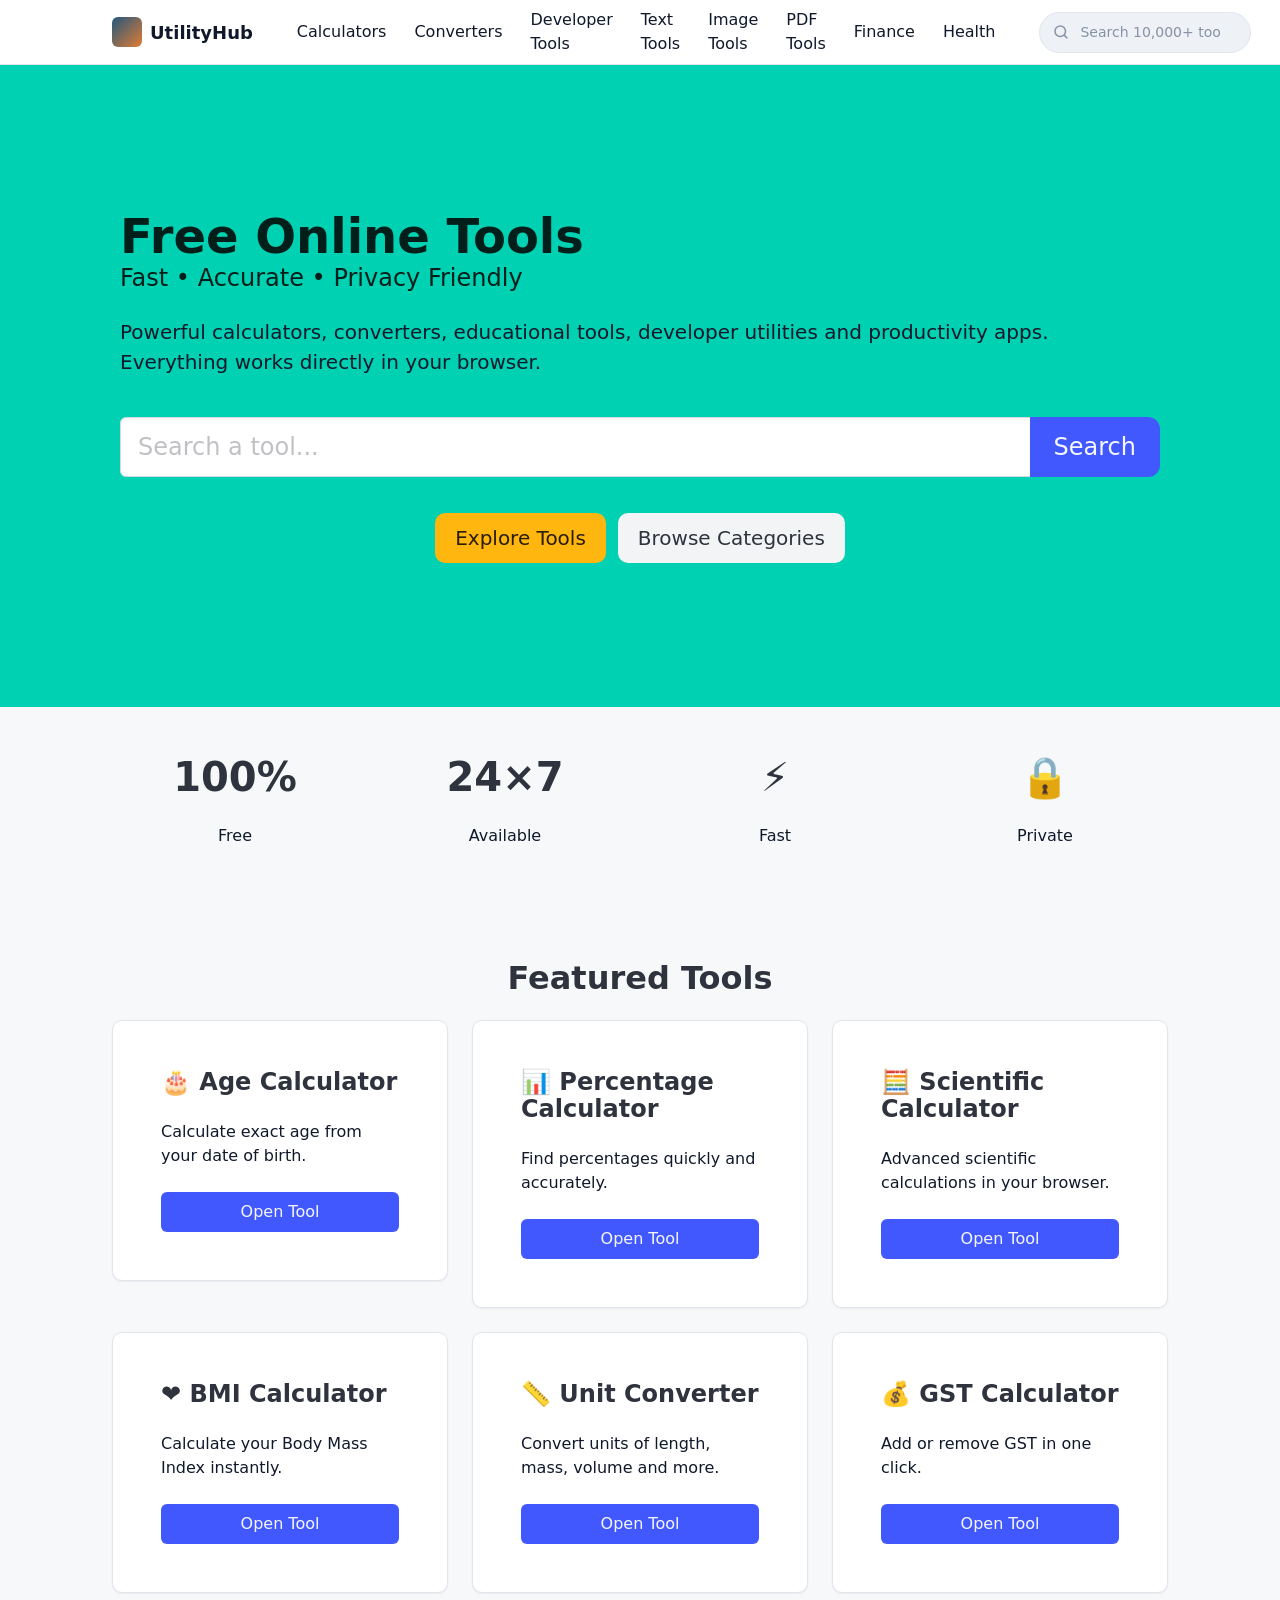
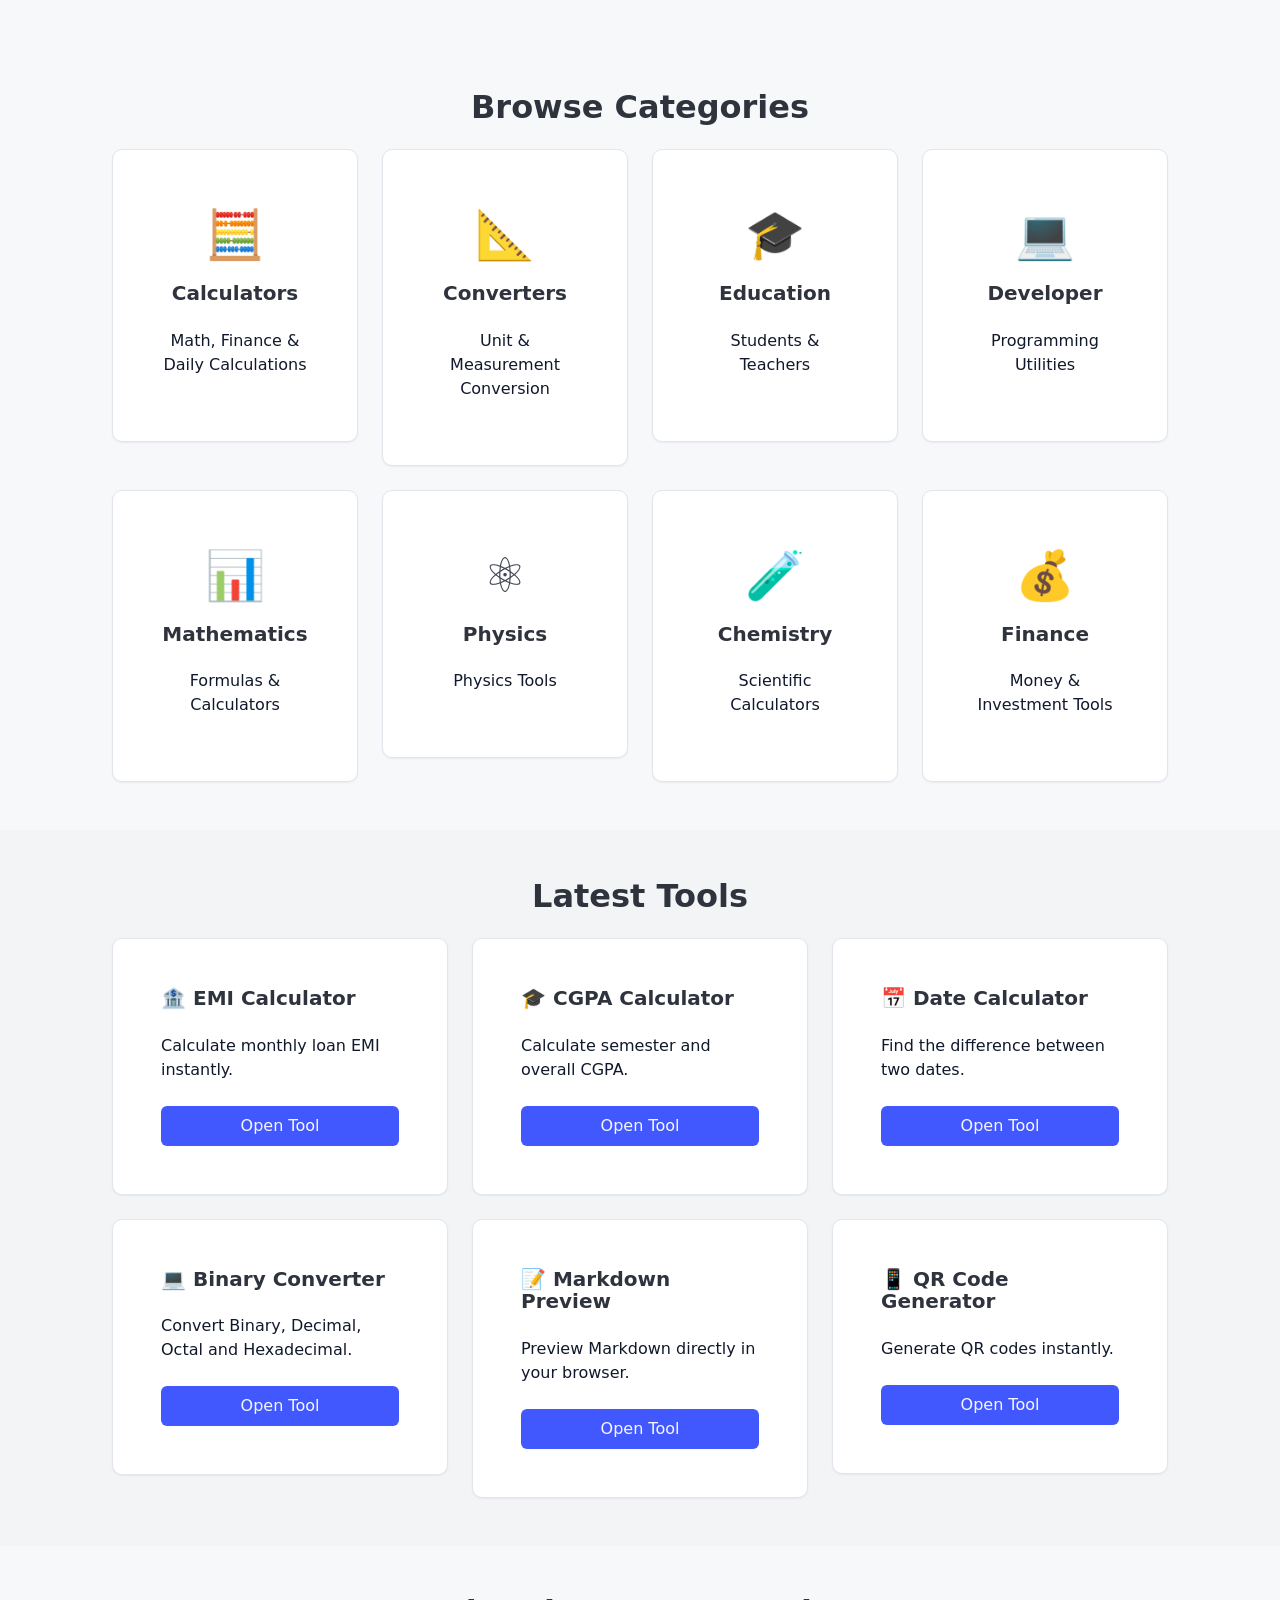
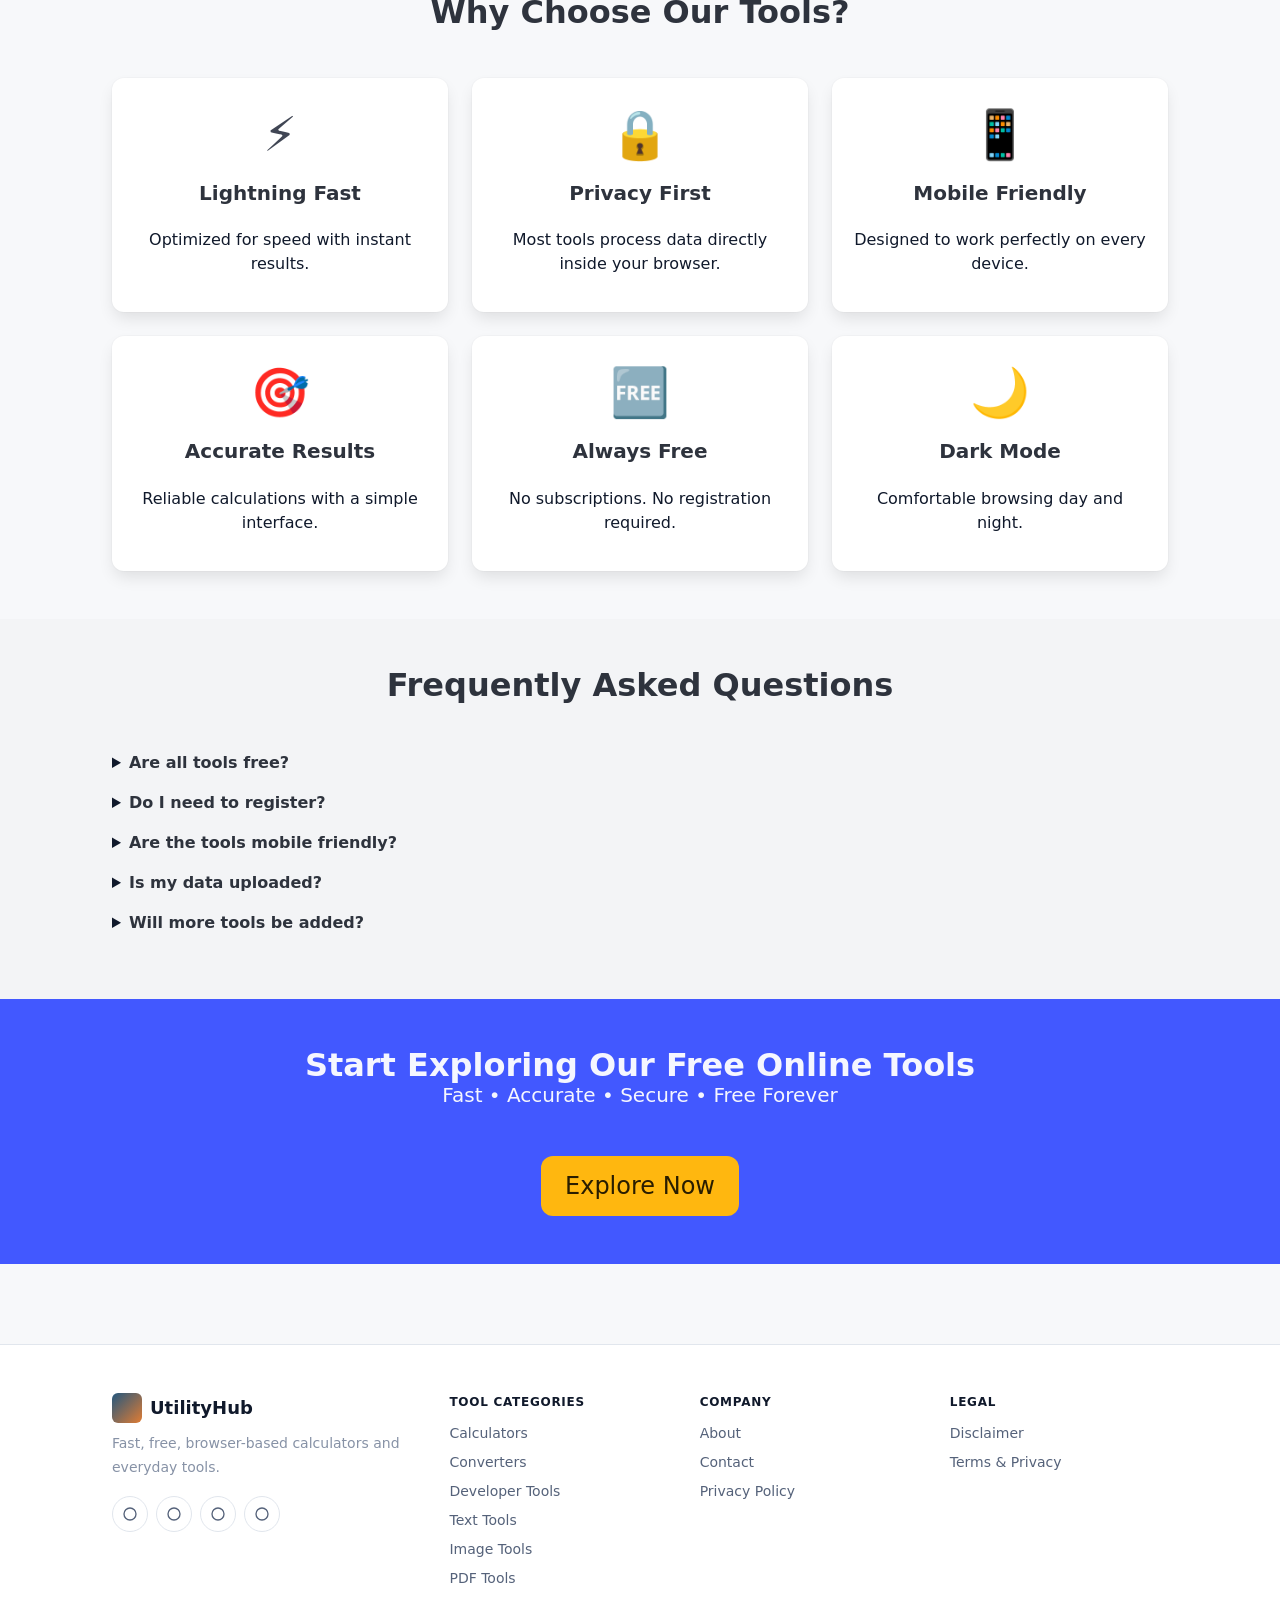
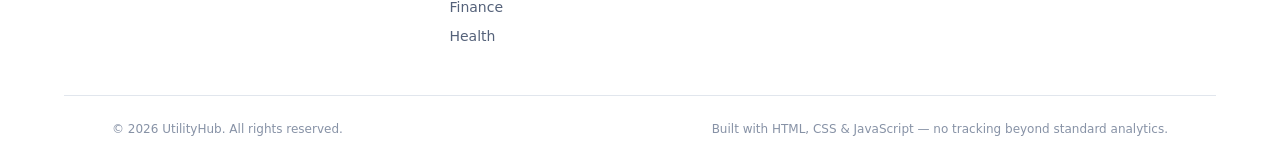
<file: index.html>
<!DOCTYPE html>
<html lang="en">

<head>

    <meta charset="UTF-8">

    <meta name="viewport"
          content="width=device-width, initial-scale=1.0">

    <title>Free Online Tools | Fast, Accurate & Free</title>

    <meta name="description"
          content="Free online calculators, converters, educational tools, developer utilities and productivity tools.">

    <meta name="keywords"
          content="online tools, calculator, converter, education, developer, utilities">

    <meta name="author" content="Umar" >

    <meta name="robots"
          content="index,follow">

    <meta name="theme-color"
          content="#3273dc">

    <link rel="icon"
          href="favicon.ico">

    <!-- Bulma -->
    <link rel="stylesheet"
          href="assets/css/bulma.min.css">

    <!-- Project CSS -->
    <link rel="stylesheet"
          href="assets/css/variables.css">

    <link rel="stylesheet"
          href="assets/css/style.css">

    <link rel="stylesheet"
          href="assets/css/responsive.css">

    <!-- Prevent Theme Flash -->
    <script>

        (() => {

            const savedTheme = localStorage.getItem("theme");

            if (savedTheme) {

                document.documentElement.setAttribute(
                    "data-theme",
                    savedTheme
                );

            }

        })();

    </script>

</head>

<body>

<div id="site-header"></div>

<main>

<!-- ========================= -->

<section class="hero is-primary is-medium">

<div class="hero-body">

<div class="container">

<h1 class="title is-1">

Free Online Tools

</h1>

<h2 class="subtitle is-4">

Fast • Accurate • Privacy Friendly

</h2>

<p class="is-size-5">

Powerful calculators, converters, educational tools,
developer utilities and productivity apps.

Everything works directly in your browser.

</p>

<br>

<div class="field has-addons has-addons-centered">

<div class="control is-expanded">

<input
id="homepage-search"
class="input is-large"
type="search"
placeholder="Search a tool...">

</div>

<div class="control">

<button
class="button is-link is-large">

Search

</button>

</div>

</div>

<br>

<div class="buttons is-centered">

<a
href="#featured-tools"
class="button is-warning is-medium">

Explore Tools

</a>

<a
href="#categories"
class="button is-light is-medium">

Browse Categories

</a>

</div>

</div>

</div>

</section>

<!-- ========================= -->

<section class="section">

<div class="container">

<div class="columns has-text-centered">

<div class="column">

<h2 class="title is-2">

100%

</h2>

<p>

Free

</p>

</div>

<div class="column">

<h2 class="title is-2">

24×7

</h2>

<p>

Available

</p>

</div>

<div class="column">

<h2 class="title is-2">

⚡

</h2>

<p>

Fast

</p>

</div>

<div class="column">

<h2 class="title is-2">

🔒

</h2>

<p>

Private

</p>

</div>

</div>

</div>

</section>

<!-- ========================= -->

<section
id="featured-tools"
class="section">

<div class="container">

<h2 class="title has-text-centered">

Featured Tools

</h2>

<div class="columns is-multiline">
<!-- Age Calculator -->

<div class="column is-4">

<div class="card h-100">

<div class="card-content">

<p class="title is-4">🎂 Age Calculator</p>

<p class="content">
Calculate exact age from your date of birth.
</p>

<a href="/tools/age-calculator/index.html"
class="button is-link is-fullwidth">

Open Tool

</a>

</div>

</div>

</div>

<!-- Percentage Calculator -->

<div class="column is-4">

<div class="card">

<div class="card-content">

<p class="title is-4">📊 Percentage Calculator</p>

<p class="content">
Find percentages quickly and accurately.
</p>

<a href="tools/calculator/percentage-calculator.html"
class="button is-link is-fullwidth">

Open Tool

</a>

</div>

</div>

</div>

<!-- Scientific Calculator -->

<div class="column is-4">

<div class="card">

<div class="card-content">

<p class="title is-4">🧮 Scientific Calculator</p>

<p class="content">
Advanced scientific calculations in your browser.
</p>

<a href="tools/calculator/scientific-calculator.html"
class="button is-link is-fullwidth">

Open Tool

</a>

</div>

</div>

</div>

<!-- BMI -->

<div class="column is-4">

<div class="card">

<div class="card-content">

<p class="title is-4">❤️ BMI Calculator</p>

<p class="content">
Calculate your Body Mass Index instantly.
</p>

<a href="tools/calculator/bmi-calculator.html"
class="button is-link is-fullwidth">

Open Tool

</a>

</div>

</div>

</div>

<!-- Unit Converter -->

<div class="column is-4">

<div class="card">

<div class="card-content">

<p class="title is-4">📏 Unit Converter</p>

<p class="content">
Convert units of length, mass, volume and more.
</p>

<a href="tools/converter/unit-converter.html"
class="button is-link is-fullwidth">

Open Tool

</a>

</div>

</div>

</div>

<!-- GST Calculator -->

<div class="column is-4">

<div class="card">

<div class="card-content">

<p class="title is-4">💰 GST Calculator</p>

<p class="content">
Add or remove GST in one click.
</p>

<a href="tools/finance/gst-calculator.html"
class="button is-link is-fullwidth">

Open Tool

</a>

</div>

</div>

</div>

</div>

</div>

</section>

<!-- ========================= -->

<section
id="categories"
class="section">

<div class="container">

<h2 class="title has-text-centered">

Browse Categories

</h2>

<div class="columns is-multiline">
<!-- Calculator -->

<div class="column is-3">

<a href="categories/calculator/index.html">

<div class="card">

<div class="card-content has-text-centered">

<span class="is-size-1">🧮</span>

<h3 class="title is-5 mt-3">

Calculators

</h3>

<p>

Math, Finance & Daily Calculations

</p>

</div>

</div>

</a>

</div>

<!-- Converter -->

<div class="column is-3">

<a href="categories/converter/index.html">

<div class="card">

<div class="card-content has-text-centered">

<span class="is-size-1">📐</span>

<h3 class="title is-5 mt-3">

Converters

</h3>

<p>

Unit & Measurement Conversion

</p>

</div>

</div>

</a>

</div>

<!-- Education -->

<div class="column is-3">

<a href="categories/education/index.html">

<div class="card">

<div class="card-content has-text-centered">

<span class="is-size-1">🎓</span>

<h3 class="title is-5 mt-3">

Education

</h3>

<p>

Students & Teachers

</p>

</div>

</div>

</a>

</div>

<!-- Developer -->

<div class="column is-3">

<a href="categories/developer/index.html">

<div class="card">

<div class="card-content has-text-centered">

<span class="is-size-1">💻</span>

<h3 class="title is-5 mt-3">

Developer

</h3>

<p>

Programming Utilities

</p>

</div>

</div>

</a>

</div>

<!-- Mathematics -->

<div class="column is-3">

<a href="categories/mathematics/index.html">

<div class="card">

<div class="card-content has-text-centered">

<span class="is-size-1">📊</span>

<h3 class="title is-5 mt-3">

Mathematics

</h3>

<p>

Formulas & Calculators

</p>

</div>

</div>

</a>

</div>

<!-- Physics -->

<div class="column is-3">

<a href="categories/physics/index.html">

<div class="card">

<div class="card-content has-text-centered">

<span class="is-size-1">⚛️</span>

<h3 class="title is-5 mt-3">

Physics

</h3>

<p>

Physics Tools

</p>

</div>

</div>

</a>

</div>

<!-- Chemistry -->

<div class="column is-3">

<a href="categories/chemistry/index.html">

<div class="card">

<div class="card-content has-text-centered">

<span class="is-size-1">🧪</span>

<h3 class="title is-5 mt-3">

Chemistry

</h3>

<p>

Scientific Calculators

</p>

</div>

</div>

</a>

</div>

<!-- Finance -->

<div class="column is-3">

<a href="categories/finance/index.html">

<div class="card">

<div class="card-content has-text-centered">

<span class="is-size-1">💰</span>

<h3 class="title is-5 mt-3">

Finance

</h3>

<p>

Money & Investment Tools

</p>

</div>

</div>

</a>

</div>

</div>

</div>

</section>

<!-- ========================= -->

<section class="section has-background-light">

<div class="container">

<h2 class="title has-text-centered">

Latest Tools

</h2>

<div class="columns is-multiline">
<!-- EMI Calculator -->

<div class="column is-4">

<div class="card">

<div class="card-content">

<p class="title is-5">🏦 EMI Calculator</p>

<p class="content">

Calculate monthly loan EMI instantly.

</p>

<a href="tools/finance/emi-calculator.html"
class="button is-link is-fullwidth">

Open Tool

</a>

</div>

</div>

</div>

<!-- CGPA Calculator -->

<div class="column is-4">

<div class="card">

<div class="card-content">

<p class="title is-5">🎓 CGPA Calculator</p>

<p class="content">

Calculate semester and overall CGPA.

</p>

<a href="tools/education/cgpa-calculator.html"
class="button is-link is-fullwidth">

Open Tool

</a>

</div>

</div>

</div>

<!-- Date Calculator -->

<div class="column is-4">

<div class="card">

<div class="card-content">

<p class="title is-5">📅 Date Calculator</p>

<p class="content">

Find the difference between two dates.

</p>

<a href="tools/calculator/date-calculator.html"
class="button is-link is-fullwidth">

Open Tool

</a>

</div>

</div>

</div>

<!-- Binary Converter -->

<div class="column is-4">

<div class="card">

<div class="card-content">

<p class="title is-5">💻 Binary Converter</p>

<p class="content">

Convert Binary, Decimal, Octal and Hexadecimal.

</p>

<a href="tools/developer/binary-converter.html"
class="button is-link is-fullwidth">

Open Tool

</a>

</div>

</div>

</div>

<!-- Markdown Preview -->

<div class="column is-4">

<div class="card">

<div class="card-content">

<p class="title is-5">📝 Markdown Preview</p>

<p class="content">

Preview Markdown directly in your browser.

</p>

<a href="tools/developer/markdown-preview.html"
class="button is-link is-fullwidth">

Open Tool

</a>

</div>

</div>

</div>

<!-- QR Code Generator -->

<div class="column is-4">

<div class="card">

<div class="card-content">

<p class="title is-5">📱 QR Code Generator</p>

<p class="content">

Generate QR codes instantly.

</p>

<a href="tools/text/qr-code-generator.html"
class="button is-link is-fullwidth">

Open Tool

</a>

</div>

</div>

</div>

</div>

</div>

</section>

<!-- ====================================== -->

<section class="section">

<div class="container">

<h2 class="title has-text-centered">

Why Choose Our Tools?

</h2>

<br>

<div class="columns is-multiline">

<div class="column is-4">

<div class="box has-text-centered">

<span class="is-size-1">⚡</span>

<h3 class="title is-5 mt-3">

Lightning Fast

</h3>

<p>

Optimized for speed with instant results.

</p>

</div>

</div>

<div class="column is-4">

<div class="box has-text-centered">

<span class="is-size-1">🔒</span>

<h3 class="title is-5 mt-3">

Privacy First

</h3>

<p>

Most tools process data directly inside your browser.

</p>

</div>

</div>

<div class="column is-4">

<div class="box has-text-centered">

<span class="is-size-1">📱</span>

<h3 class="title is-5 mt-3">

Mobile Friendly

</h3>

<p>

Designed to work perfectly on every device.

</p>

</div>

</div>

<div class="column is-4">

<div class="box has-text-centered">

<span class="is-size-1">🎯</span>

<h3 class="title is-5 mt-3">

Accurate Results

</h3>

<p>

Reliable calculations with a simple interface.

</p>

</div>

</div>

<div class="column is-4">

<div class="box has-text-centered">

<span class="is-size-1">🆓</span>

<h3 class="title is-5 mt-3">

Always Free

</h3>

<p>

No subscriptions. No registration required.

</p>

</div>

</div>

<div class="column is-4">

<div class="box has-text-centered">

<span class="is-size-1">🌙</span>

<h3 class="title is-5 mt-3">

Dark Mode

</h3>

<p>

Comfortable browsing day and night.

</p>

</div>

</div>

</div>

</div>

</section>

<!-- ====================================== -->

<section class="section has-background-light">

<div class="container">

<h2 class="title has-text-centered">

Frequently Asked Questions

</h2>
<br>

<div class="content">

<details class="mb-4">

<summary>

<strong>Are all tools free?</strong>

</summary>

<p>

Yes. Every tool on this website is completely free.

</p>

</details>

<details class="mb-4">

<summary>

<strong>Do I need to register?</strong>

</summary>

<p>

No registration or login is required.

</p>

</details>

<details class="mb-4">

<summary>

<strong>Are the tools mobile friendly?</strong>

</summary>

<p>

Yes. Every tool is designed to work on desktop, tablet and mobile devices.

</p>

</details>

<details class="mb-4">

<summary>

<strong>Is my data uploaded?</strong>

</summary>

<p>

Most tools process data directly inside your browser, helping keep your information private.

</p>

</details>

<details class="mb-4">

<summary>

<strong>Will more tools be added?</strong>

</summary>

<p>

Yes. New calculators, converters, educational resources and developer utilities will be added regularly.

</p>

</details>

</div>

</div>

</section>

<!-- ====================================== -->

<section class="hero is-link">

<div class="hero-body">

<div class="container has-text-centered">

<h2 class="title">

Start Exploring Our Free Online Tools

</h2>

<p class="subtitle">

Fast • Accurate • Secure • Free Forever

</p>

<br>

<a href="#featured-tools"

class="button is-warning is-large">

Explore Now

</a>

</div>

</div>

</section>

</main>

<!-- Footer will be injected automatically -->

<div id="site-footer"></div>

<!-- ============================= -->

<script type="application/ld+json">

{
 "@context":"https://schema.org",
 "@type":"WebSite",
 "name":"Free Online Tools",
 "url":"https://yourdomain.com",
 "potentialAction":{
   "@type":"SearchAction",
   "target":"https://yourdomain.com/search?q={search_term_string}",
   "query-input":"required name=search_term_string"
 }
}

</script>

<!-- Project Scripts -->

<script src="assets/js/utils.js"></script>

<script src="assets/js/theme.js"></script>

<script src="assets/js/navigation.js"></script>

<script src="assets/js/search.js"></script>

<script src="assets/js/common.js"></script>

</body>

</html>
</file>
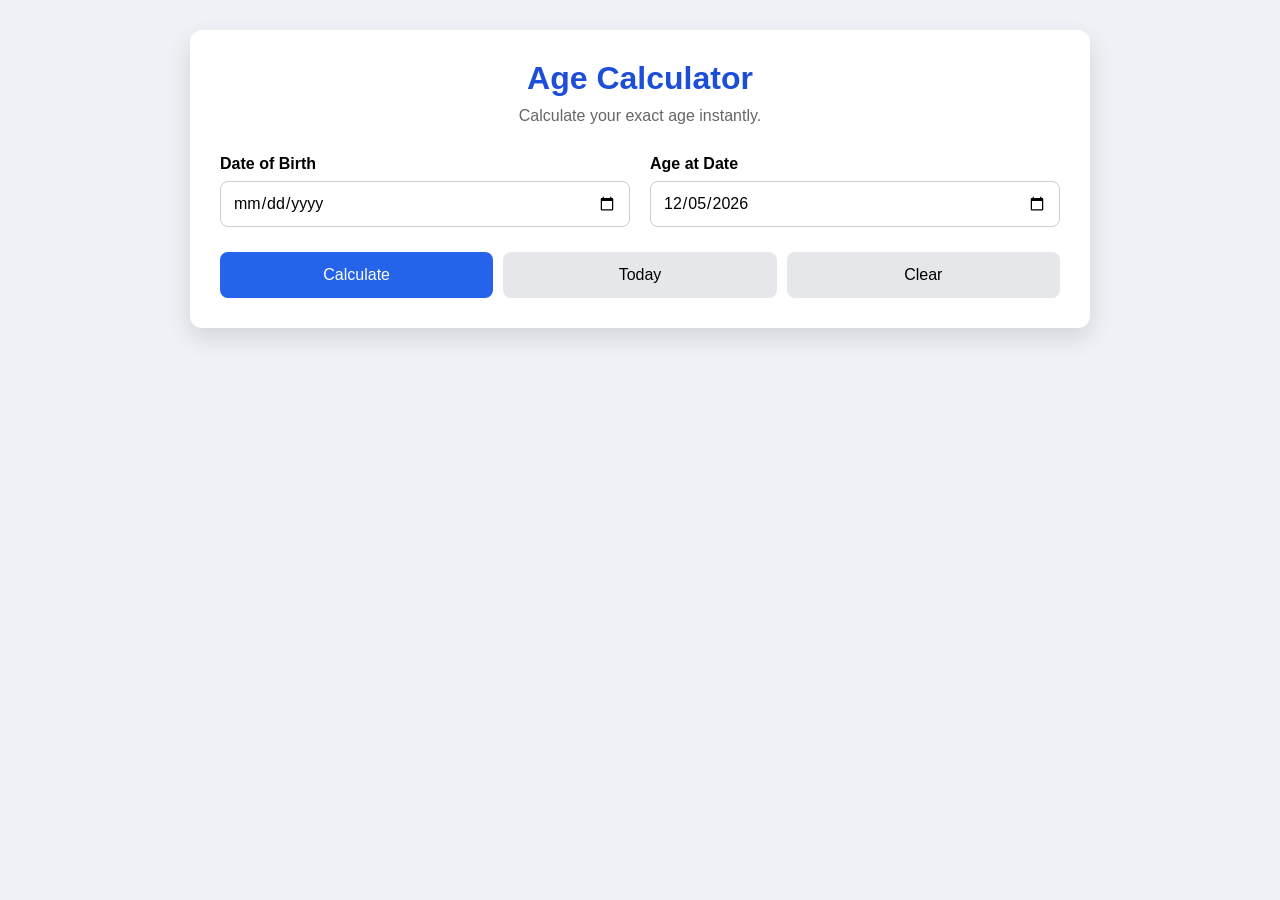
<file: tools/age-calculator/index.html>
<!DOCTYPE html>
<html lang="en">
<head>
<meta charset="UTF-8">
<meta name="viewport" content="width=device-width, initial-scale=1.0">
<title>Age Calculator</title>

<style>
*{
    margin:0;
    padding:0;
    box-sizing:border-box;
    font-family:Arial,Helvetica,sans-serif;
}

body{
    background:#eef2f7;
    padding:30px;
}

.container{
    max-width:900px;
    margin:auto;
    background:#fff;
    border-radius:12px;
    padding:30px;
    box-shadow:0 10px 25px rgba(0,0,0,.12);
}

h1{
    text-align:center;
    color:#1d4ed8;
    margin-bottom:10px;
}

.subtitle{
    text-align:center;
    color:#666;
    margin-bottom:30px;
}

.grid{
    display:grid;
    grid-template-columns:1fr 1fr;
    gap:20px;
}

label{
    display:block;
    margin-bottom:8px;
    font-weight:bold;
}

input[type=date]{
    width:100%;
    padding:12px;
    border-radius:8px;
    border:1px solid #ccc;
    font-size:16px;
}

.buttons{
    display:flex;
    gap:10px;
    margin-top:25px;
}

button{
    flex:1;
    padding:14px;
    border:none;
    border-radius:8px;
    cursor:pointer;
    font-size:16px;
}

.primary{
    background:#2563eb;
    color:white;
}

.primary:hover{
    background:#1d4ed8;
}

.secondary{
    background:#e5e7eb;
}

.result{
    display:none;
    margin-top:35px;
}

.summary{
    display:grid;
    grid-template-columns:repeat(3,1fr);
    gap:15px;
    margin-bottom:30px;
}

.box{
    background:#2563eb;
    color:white;
    text-align:center;
    padding:20px;
    border-radius:10px;
}

.box h2{
    font-size:40px;
}

table{
    width:100%;
    border-collapse:collapse;
    margin-top:20px;
}

table td{
    padding:12px;
    border-bottom:1px solid #ddd;
}

table td:last-child{
    text-align:right;
    font-weight:bold;
}

.info{
    margin-top:30px;
    background:#f8f8f8;
    padding:20px;
    border-radius:10px;
}

.info p{
    margin:8px 0;
}

@media(max-width:700px){

.grid{
grid-template-columns:1fr;
}

.summary{
grid-template-columns:1fr;
}

.buttons{
flex-direction:column;
}

}
</style>

</head>
<body>

<div class="container">

<h1>Age Calculator</h1>

<p class="subtitle">
Calculate your exact age instantly.
</p>

<div class="grid">

<div>
<label>Date of Birth</label>
<input type="date" id="dob">
</div>

<div>
<label>Age at Date</label>
<input type="date" id="today">
</div>

</div>

<div class="buttons">

<button class="primary" onclick="calculateAge()">
Calculate
</button>

<button class="secondary" onclick="setToday()">
Today
</button>

<button class="secondary" onclick="clearAll()">
Clear
</button>

</div>

<div id="result" class="result">

<div class="summary">

<div class="box">
<h2 id="years">0</h2>
Years
</div>

<div class="box">
<h2 id="months">0</h2>
Months
</div>

<div class="box">
<h2 id="days">0</h2>
Days
</div>

</div>

<table>

<tr><td>Total Months</td><td id="totalMonths"></td></tr>
<tr><td>Total Weeks</td><td id="totalWeeks"></td></tr>
<tr><td>Total Days</td><td id="totalDays"></td></tr>
<tr><td>Total Hours</td><td id="totalHours"></td></tr>
<tr><td>Total Minutes</td><td id="totalMinutes"></td></tr>
<tr><td>Total Seconds</td><td id="totalSeconds"></td></tr>

</table>

<div class="info">

<h2>Additional Information</h2>

<p><strong>Born on:</strong> <span id="weekday"></span></p>

<p><strong>Next Birthday:</strong> <span id="nextBirthday"></span></p>

<p><strong>Days Remaining:</strong> <span id="daysLeft"></span></p>

<p><strong>Leap Year Birth:</strong> <span id="leap"></span></p>

</div>

</div>

</div>

<script>

const monthsName=[
"January","February","March","April","May","June",
"July","August","September","October","November","December"
];

setToday();

function setToday(){
document.getElementById("today").valueAsDate=new Date();
}

function clearAll(){

document.getElementById("dob").value="";
setToday();
document.getElementById("result").style.display="none";

}

function calculateAge(){

const dob=document.getElementById("dob").value;

const current=document.getElementById("today").value;

if(dob==""){
alert("Please select Date of Birth");
return;
}

const birth=new Date(dob);

const today=new Date(current);

if(birth>today){
alert("Birth date cannot be after selected date.");
return;
}

let years=today.getFullYear()-birth.getFullYear();
let months=today.getMonth()-birth.getMonth();
let days=today.getDate()-birth.getDate();

if(days<0){

months--;

let prevMonth=new Date(today.getFullYear(),today.getMonth(),0);

days+=prevMonth.getDate();

}

if(months<0){

years--;

months+=12;

}

let diff=today-birth;

let totalDays=Math.floor(diff/(1000*60*60*24));

let totalWeeks=Math.floor(totalDays/7);

let totalHours=Math.floor(diff/(1000*60*60));

let totalMinutes=Math.floor(diff/(1000*60));

let totalSeconds=Math.floor(diff/1000);

let totalMonths=years*12+months;

document.getElementById("years").textContent=years;
document.getElementById("months").textContent=months;
document.getElementById("days").textContent=days;

document.getElementById("totalMonths").textContent=totalMonths.toLocaleString();
document.getElementById("totalWeeks").textContent=totalWeeks.toLocaleString();
document.getElementById("totalDays").textContent=totalDays.toLocaleString();
document.getElementById("totalHours").textContent=totalHours.toLocaleString();
document.getElementById("totalMinutes").textContent=totalMinutes.toLocaleString();
document.getElementById("totalSeconds").textContent=totalSeconds.toLocaleString();

const weekdayNames=[
"Sunday","Monday","Tuesday","Wednesday","Thursday","Friday","Saturday"
];

document.getElementById("weekday").textContent=
weekdayNames[birth.getDay()];

let nextBirthday=new Date(
today.getFullYear(),
birth.getMonth(),
birth.getDate()
);

if(nextBirthday<today){

nextBirthday.setFullYear(today.getFullYear()+1);

}

let remain=Math.ceil((nextBirthday-today)/(1000*60*60*24));

document.getElementById("daysLeft").textContent=remain+" day(s)";

document.getElementById("nextBirthday").textContent=
nextBirthday.getDate()+" "+
monthsName[nextBirthday.getMonth()]+" "+
nextBirthday.getFullYear();

let leap=((birth.getFullYear()%4==0&&birth.getFullYear()%100!=0)||(birth.getFullYear()%400==0));

document.getElementById("leap").textContent=
leap?"Yes":"No";

document.getElementById("result").style.display="block";

}

</script>

</body>
</html>
</file>
<file: assets/css/variables.css>
/* ==========================================================================
   VARIABLES.CSS
   Design tokens for the entire site (10,000+ pages share this one file).
   Never hard-code a color, font, spacing value, radius, or shadow in a page
   or component file — always reference a token defined here.

   Theme switching works by toggling `data-theme="dark"` on <html>.
   See js/theme.js for the logic that sets this attribute.
   ========================================================================== */

:root {
  /* ---------------------------------------------------------------------
     COLOR SYSTEM — LIGHT (default)
     Identity: "precision instrument" — cool ink/slate primary,
     warm amber accent (the dial/pointer color), calm neutral surface.
     --------------------------------------------------------------------- */
  --color-bg: #F7F8FA;              /* page background */
  --color-surface: #FFFFFF;         /* cards, header, footer, inputs */
  --color-surface-raised: #FFFFFF;  /* elevated surfaces (modals, dropdowns) */
  --color-surface-muted: #EEF1F5;   /* subtle fills: code blocks, skeletons */

  --color-text: #10192B;            /* primary text (ink) */
  --color-text-muted: #55627A;      /* secondary text */
  --color-text-subtle: #8792A6;     /* tertiary text, placeholders */

  --color-border: #E1E6ED;          /* default border */
  --color-border-strong: #C9D1DC;   /* emphasized border, input focus rest */

  --color-primary: #23577E;         /* brand — deep slate blue */
  --color-primary-hover: #1B4560;
  --color-primary-active: #143649;
  --color-primary-soft: #E7EFF5;    /* tinted background for primary elements */

  --color-accent: #E07C33;          /* amber — CTAs, highlights, active states */
  --color-accent-hover: #C96A26;
  --color-accent-soft: #FBEADB;

  --color-success: #1F9D63;
  --color-success-soft: #E4F7EE;
  --color-danger: #D64545;
  --color-danger-soft: #FBEAEA;
  --color-warning: #C98A1A;
  --color-warning-soft: #FBF1DD;
  --color-info: #2A7DBB;
  --color-info-soft: #E6F2FA;

  --color-link: var(--color-primary);
  --color-link-hover: var(--color-primary-hover);

  --color-overlay: rgba(16, 25, 43, 0.55);

  /* Ruler / tick-mark accent used as the site's signature divider */
  --color-tick: var(--color-border-strong);

  /* ---------------------------------------------------------------------
     TYPOGRAPHY
     Display: Space Grotesk (technical, geometric — headings)
     Body:    Inter (neutral, highly legible at small sizes)
     Mono:    JetBrains Mono (numbers, code, calculator output)
     Self-hosted via Phase 3 /fonts/ or loaded with font-display: swap.
     --------------------------------------------------------------------- */
  --font-display: "Space Grotesk", "Segoe UI", system-ui, sans-serif;
  --font-body: "Inter", "Segoe UI", system-ui, -apple-system, sans-serif;
  --font-mono: "JetBrains Mono", "SFMono-Regular", Consolas, monospace;

  --fs-xs: 0.75rem;     /* 12px */
  --fs-sm: 0.875rem;    /* 14px */
  --fs-base: 1rem;      /* 16px */
  --fs-md: 1.125rem;    /* 18px */
  --fs-lg: 1.375rem;    /* 22px */
  --fs-xl: 1.75rem;     /* 28px */
  --fs-2xl: 2.25rem;    /* 36px */
  --fs-3xl: 2.75rem;    /* 44px */

  --lh-tight: 1.2;
  --lh-normal: 1.5;
  --lh-relaxed: 1.75;

  --fw-regular: 400;
  --fw-medium: 500;
  --fw-semibold: 600;
  --fw-bold: 700;

  /* ---------------------------------------------------------------------
     SPACING SCALE (4px base unit)
     --------------------------------------------------------------------- */
  --space-1: 0.25rem;   /* 4px */
  --space-2: 0.5rem;    /* 8px */
  --space-3: 0.75rem;   /* 12px */
  --space-4: 1rem;      /* 16px */
  --space-5: 1.5rem;    /* 24px */
  --space-6: 2rem;      /* 32px */
  --space-7: 2.5rem;    /* 40px */
  --space-8: 3rem;      /* 48px */
  --space-9: 4rem;      /* 64px */
  --space-10: 5rem;     /* 80px */

  /* ---------------------------------------------------------------------
     RADIUS / SHADOW / BORDER
     --------------------------------------------------------------------- */
  --radius-sm: 6px;
  --radius-md: 10px;
  --radius-lg: 16px;
  --radius-full: 999px;

  --shadow-sm: 0 1px 2px rgba(16, 25, 43, 0.06);
  --shadow-md: 0 4px 12px rgba(16, 25, 43, 0.08);
  --shadow-lg: 0 12px 32px rgba(16, 25, 43, 0.12);
  --shadow-focus: 0 0 0 3px rgba(35, 87, 126, 0.35);

  --border-width: 1px;

  /* ---------------------------------------------------------------------
     LAYOUT
     --------------------------------------------------------------------- */
  --container-max: 1200px;
  --container-narrow: 800px;
  --header-height: 64px;

  /* ---------------------------------------------------------------------
     MOTION
     --------------------------------------------------------------------- */
  --transition-fast: 120ms ease;
  --transition-base: 200ms ease;
  --transition-slow: 320ms ease;

  /* ---------------------------------------------------------------------
     Z-INDEX SCALE
     --------------------------------------------------------------------- */
  --z-header: 100;
  --z-dropdown: 200;
  --z-overlay: 300;
  --z-modal: 400;
  --z-toast: 500;
}

/* ==========================================================================
   COLOR SYSTEM — DARK
   Not pure black: a deep ink-navy that keeps the same hue family as light
   mode so brand colors stay recognizable in either theme.
   ========================================================================== */
[data-theme="dark"] {
  --color-bg: #0B1420;
  --color-surface: #101B2B;
  --color-surface-raised: #162336;
  --color-surface-muted: #18253A;

  --color-text: #E9EDF4;
  --color-text-muted: #A7B2C6;
  --color-text-subtle: #74809A;

  --color-border: #223349;
  --color-border-strong: #324A67;

  --color-primary: #5B9BD5;
  --color-primary-hover: #79AEE0;
  --color-primary-active: #94C1EA;
  --color-primary-soft: #16283B;

  --color-accent: #F0A05C;
  --color-accent-hover: #F5B57D;
  --color-accent-soft: #2E2013;

  --color-success: #3FC787;
  --color-success-soft: #12291F;
  --color-danger: #E8716F;
  --color-danger-soft: #2E1717;
  --color-warning: #E0AC44;
  --color-warning-soft: #2E2410;
  --color-info: #5CB2E8;
  --color-info-soft: #122636;

  --color-link: var(--color-primary);
  --color-link-hover: var(--color-primary-hover);

  --color-overlay: rgba(3, 8, 16, 0.7);
  --color-tick: var(--color-border-strong);

  --shadow-sm: 0 1px 2px rgba(0, 0, 0, 0.35);
  --shadow-md: 0 4px 14px rgba(0, 0, 0, 0.45);
  --shadow-lg: 0 16px 40px rgba(0, 0, 0, 0.55);
  --shadow-focus: 0 0 0 3px rgba(91, 155, 213, 0.4);
}

/* Respect system preference automatically until the user makes an explicit
   choice. js/theme.js sets data-theme explicitly on first interaction and
   persists it — this block only matters before JS decides, and as a
   no-JS fallback. */
@media (prefers-color-scheme: dark) {
  :root:not([data-theme="light"]) {
    --color-bg: #0B1420;
    --color-surface: #101B2B;
    --color-surface-raised: #162336;
    --color-surface-muted: #18253A;
    --color-text: #E9EDF4;
    --color-text-muted: #A7B2C6;
    --color-text-subtle: #74809A;
    --color-border: #223349;
    --color-border-strong: #324A67;
    --color-primary: #5B9BD5;
    --color-primary-hover: #79AEE0;
    --color-primary-active: #94C1EA;
    --color-primary-soft: #16283B;
    --color-accent: #F0A05C;
    --color-accent-hover: #F5B57D;
    --color-accent-soft: #2E2013;
    --color-success: #3FC787;
    --color-success-soft: #12291F;
    --color-danger: #E8716F;
    --color-danger-soft: #2E1717;
    --color-warning: #E0AC44;
    --color-warning-soft: #2E2410;
    --color-info: #5CB2E8;
    --color-info-soft: #122636;
    --color-overlay: rgba(3, 8, 16, 0.7);
  }
}
</file>
<file: assets/css/style.css>
/* ==========================================================================
   STYLE.CSS
   The reusable component library shared by every page on the site.
   Rules:
     1. No page-specific selectors (no #home-hero, no .bmi-calculator-form).
     2. Every component is a standalone, composable class (BEM-ish naming).
     3. Mobile-first: base rules target small screens; responsive.css layers
        on min-width overrides for larger viewports.
     4. Every color/space/font value comes from variables.css.

   TABLE OF CONTENTS
     1.  Reset & Base
     2.  Typography
     3.  Layout & Containers
     4.  Header & Navigation
     5.  Breadcrumbs
     6.  Search Box
     7.  Buttons
     8.  Cards
     9.  Tool Card
     10. Category Card
     11. Tables
     12. Forms
     13. Alerts
     14. FAQ / Accordion
     15. Code Block
     16. Share / Copy / Print Buttons
     17. Scroll To Top Button
     18. Footer
     19. Utilities
   ========================================================================== */

/* --------------------------------------------------------------------------
   1. RESET & BASE
   -------------------------------------------------------------------------- */
*,
*::before,
*::after {
  box-sizing: border-box;
}

html {
  -webkit-text-size-adjust: 100%;
  scroll-behavior: smooth;
}

@media (prefers-reduced-motion: reduce) {
  html {
    scroll-behavior: auto;
  }
  *,
  *::before,
  *::after {
    animation-duration: 0.01ms !important;
    animation-iteration-count: 1 !important;
    transition-duration: 0.01ms !important;
    scroll-behavior: auto !important;
  }
}

body {
  margin: 0;
  background-color: var(--color-bg);
  color: var(--color-text);
  font-family: var(--font-body);
  font-size: var(--fs-base);
  line-height: var(--lh-normal);
  -webkit-font-smoothing: antialiased;
  transition: background-color var(--transition-base), color var(--transition-base);
}

img,
svg,
picture,
video {
  display: block;
  max-width: 100%;
  height: auto;
}

img {
  aspect-ratio: attr(width) / attr(height);
}

a {
  color: var(--color-link);
  text-decoration: none;
}

a:hover {
  color: var(--color-link-hover);
  text-decoration: underline;
}

ul,
ol {
  padding-left: var(--space-5);
}

button,
input,
select,
textarea {
  font: inherit;
  color: inherit;
}

button {
  cursor: pointer;
}

hr {
  border: none;
  border-top: var(--border-width) solid var(--color-border);
  margin: var(--space-6) 0;
}

/* Consistent, visible keyboard focus everywhere */
:focus-visible {
  outline: 2px solid var(--color-primary);
  outline-offset: 2px;
  border-radius: var(--radius-sm);
}

::selection {
  background-color: var(--color-accent-soft);
  color: var(--color-text);
}

/* --------------------------------------------------------------------------
   2. TYPOGRAPHY
   -------------------------------------------------------------------------- */
h1, h2, h3, h4, h5, h6 {
  font-family: var(--font-display);
  font-weight: var(--fw-semibold);
  line-height: var(--lh-tight);
  color: var(--color-text);
  margin: 0 0 var(--space-4);
}

h1 { font-size: var(--fs-2xl); }
h2 { font-size: var(--fs-xl); }
h3 { font-size: var(--fs-lg); }
h4 { font-size: var(--fs-md); }
h5, h6 { font-size: var(--fs-base); }

p {
  margin: 0 0 var(--space-4);
  color: var(--color-text);
}

.text-muted   { color: var(--color-text-muted); }
.text-subtle  { color: var(--color-text-subtle); }
.text-mono    { font-family: var(--font-mono); }

.lede {
  font-size: var(--fs-md);
  color: var(--color-text-muted);
  line-height: var(--lh-relaxed);
}

/* Signature "ruler" divider — a hairline rule with tick marks.
   Used under section headings across the site (category pages, tool
   pages, article intros) as the recurring visual signature. */
.rule-ticks {
  height: 8px;
  margin: var(--space-2) 0 var(--space-6);
  background-image: repeating-linear-gradient(
    to right,
    var(--color-tick) 0,
    var(--color-tick) 1px,
    transparent 1px,
    transparent 12px
  );
  background-position: bottom left;
  background-size: 100% 8px;
  background-repeat: repeat-x;
  border-bottom: var(--border-width) solid var(--color-border);
}

/* --------------------------------------------------------------------------
   3. LAYOUT & CONTAINERS
   -------------------------------------------------------------------------- */
.container {
  width: 100%;
  max-width: var(--container-max);
  margin-inline: auto;
  padding-inline: var(--space-4);
}

.container--narrow {
  max-width: var(--container-narrow);
}

.page-main {
  min-height: 60vh;
  padding-block: var(--space-6);
}

/* Simple flex/grid helpers used across component layouts */
.stack {
  display: flex;
  flex-direction: column;
  gap: var(--space-4);
}

.cluster {
  display: flex;
  flex-wrap: wrap;
  align-items: center;
  gap: var(--space-3);
}

.grid {
  display: grid;
  gap: var(--space-5);
  grid-template-columns: 1fr;
}

/* --------------------------------------------------------------------------
   4. HEADER & NAVIGATION
   -------------------------------------------------------------------------- */
.site-header {
  position: sticky;
  top: 0;
  z-index: var(--z-header);
  background-color: var(--color-surface);
  border-bottom: var(--border-width) solid var(--color-border);
  transition: box-shadow var(--transition-base);
}

.site-header.is-scrolled {
  box-shadow: var(--shadow-sm);
}

.site-header__bar {
  display: flex;
  align-items: center;
  gap: var(--space-4);
  height: var(--header-height);
}

.site-logo {
  display: flex;
  align-items: center;
  gap: var(--space-2);
  font-family: var(--font-display);
  font-weight: var(--fw-bold);
  font-size: var(--fs-md);
  color: var(--color-text);
  white-space: nowrap;
  flex-shrink: 0;
}

.site-logo:hover {
  color: var(--color-text);
  text-decoration: none;
}

.site-logo__mark {
  width: 30px;
  height: 30px;
  border-radius: var(--radius-sm);
  background: linear-gradient(135deg, var(--color-primary), var(--color-accent));
  flex-shrink: 0;
}

/* Nav sits in a scrollable/collapsible drawer on mobile, inline on desktop.
   Mobile-first: hidden by default, toggled open by navigation.js. */
.site-nav {
  position: fixed;
  inset: var(--header-height) 0 0 0;
  background-color: var(--color-surface);
  padding: var(--space-5) var(--space-4);
  overflow-y: auto;
  transform: translateX(100%);
  transition: transform var(--transition-slow);
  z-index: var(--z-header);
}

.site-nav.is-open {
  transform: translateX(0);
}

.site-nav__list {
  list-style: none;
  margin: 0;
  padding: 0;
  display: flex;
  flex-direction: column;
  gap: var(--space-1);
}

.site-nav__link {
  display: block;
  padding: var(--space-3) var(--space-2);
  border-radius: var(--radius-sm);
  color: var(--color-text);
  font-weight: var(--fw-medium);
}

.site-nav__link:hover,
.site-nav__link[aria-current="page"] {
  background-color: var(--color-primary-soft);
  color: var(--color-primary);
  text-decoration: none;
}

.nav-toggle {
  display: inline-flex;
  align-items: center;
  justify-content: center;
  width: 40px;
  height: 40px;
  margin-left: auto;
  border: var(--border-width) solid var(--color-border);
  border-radius: var(--radius-sm);
  background-color: var(--color-surface);
  flex-shrink: 0;
}

.nav-toggle__icon,
.nav-toggle__icon::before,
.nav-toggle__icon::after {
  display: block;
  width: 18px;
  height: 2px;
  background-color: var(--color-text);
  border-radius: 1px;
  transition: transform var(--transition-fast), opacity var(--transition-fast);
  position: relative;
}

.nav-toggle__icon::before { content: ""; position: absolute; top: -6px; }
.nav-toggle__icon::after  { content: ""; position: absolute; top: 6px; }

.nav-toggle[aria-expanded="true"] .nav-toggle__icon {
  background-color: transparent;
}
.nav-toggle[aria-expanded="true"] .nav-toggle__icon::before {
  transform: translateY(6px) rotate(45deg);
}
.nav-toggle[aria-expanded="true"] .nav-toggle__icon::after {
  transform: translateY(-6px) rotate(-45deg);
}

.theme-toggle {
  display: inline-flex;
  align-items: center;
  justify-content: center;
  width: 40px;
  height: 40px;
  border: var(--border-width) solid var(--color-border);
  border-radius: var(--radius-full);
  background-color: var(--color-surface);
  color: var(--color-text);
  flex-shrink: 0;
  transition: background-color var(--transition-fast), border-color var(--transition-fast);
}

.theme-toggle:hover {
  border-color: var(--color-border-strong);
}

.theme-toggle svg {
  width: 18px;
  height: 18px;
}

.theme-toggle .icon-moon { display: none; }
[data-theme="dark"] .theme-toggle .icon-sun { display: none; }
[data-theme="dark"] .theme-toggle .icon-moon { display: block; }

/* --------------------------------------------------------------------------
   5. BREADCRUMBS
   -------------------------------------------------------------------------- */
.breadcrumbs {
  padding-block: var(--space-3);
}

.breadcrumbs__list {
  list-style: none;
  display: flex;
  flex-wrap: wrap;
  align-items: center;
  gap: var(--space-1);
  margin: 0;
  padding: 0;
  font-size: var(--fs-sm);
  color: var(--color-text-subtle);
}

.breadcrumbs__list li {
  display: flex;
  align-items: center;
  gap: var(--space-1);
}

.breadcrumbs__list li:not(:last-child)::after {
  content: "/";
  color: var(--color-text-subtle);
  margin-left: var(--space-1);
}

.breadcrumbs__list a {
  color: var(--color-text-muted);
}

.breadcrumbs__list [aria-current="page"] {
  color: var(--color-text);
  font-weight: var(--fw-medium);
}

/* --------------------------------------------------------------------------
   6. SEARCH BOX
   -------------------------------------------------------------------------- */
.search-box {
  position: relative;
  width: 100%;
}

.search-box__field {
  display: flex;
  align-items: center;
  gap: var(--space-2);
  width: 100%;
  padding: var(--space-2) var(--space-3);
  background-color: var(--color-surface-muted);
  border: var(--border-width) solid var(--color-border);
  border-radius: var(--radius-full);
  transition: border-color var(--transition-fast), box-shadow var(--transition-fast);
}

.search-box__field:focus-within {
  border-color: var(--color-primary);
  box-shadow: var(--shadow-focus);
  background-color: var(--color-surface);
}

.search-box__icon {
  width: 18px;
  height: 18px;
  color: var(--color-text-subtle);
  flex-shrink: 0;
}

.search-box__input {
  flex: 1;
  border: none;
  background: transparent;
  font-size: var(--fs-sm);
  color: var(--color-text);
  outline: none;
  min-width: 0;
}

.search-box__input::placeholder {
  color: var(--color-text-subtle);
}

.search-box__results {
  position: absolute;
  top: calc(100% + var(--space-2));
  left: 0;
  right: 0;
  background-color: var(--color-surface-raised);
  border: var(--border-width) solid var(--color-border);
  border-radius: var(--radius-md);
  box-shadow: var(--shadow-lg);
  max-height: 340px;
  overflow-y: auto;
  z-index: var(--z-dropdown);
  display: none;
}

.search-box__results.is-open {
  display: block;
}

.search-box__result {
  display: flex;
  flex-direction: column;
  gap: 2px;
  padding: var(--space-3);
  border-bottom: var(--border-width) solid var(--color-border);
  color: var(--color-text);
}

.search-box__result:last-child { border-bottom: none; }

.search-box__result:hover,
.search-box__result.is-active {
  background-color: var(--color-primary-soft);
  text-decoration: none;
}

.search-box__result-title {
  font-weight: var(--fw-medium);
  font-size: var(--fs-sm);
}

.search-box__result-category {
  font-size: var(--fs-xs);
  color: var(--color-text-subtle);
}

.search-box__empty {
  padding: var(--space-4);
  text-align: center;
  font-size: var(--fs-sm);
  color: var(--color-text-subtle);
}

/* --------------------------------------------------------------------------
   7. BUTTONS
   -------------------------------------------------------------------------- */
.btn {
  display: inline-flex;
  align-items: center;
  justify-content: center;
  gap: var(--space-2);
  padding: var(--space-3) var(--space-5);
  font-family: var(--font-body);
  font-size: var(--fs-sm);
  font-weight: var(--fw-medium);
  line-height: 1;
  border-radius: var(--radius-sm);
  border: var(--border-width) solid transparent;
  transition: background-color var(--transition-fast), border-color var(--transition-fast),
    color var(--transition-fast), transform var(--transition-fast);
  white-space: nowrap;
}

.btn:hover { text-decoration: none; }
.btn:active { transform: translateY(1px); }

.btn:disabled,
.btn[aria-disabled="true"] {
  opacity: 0.55;
  cursor: not-allowed;
  pointer-events: none;
}

.btn--primary {
  background-color: var(--color-primary);
  border-color: var(--color-primary);
  color: #FFFFFF;
}
.btn--primary:hover {
  background-color: var(--color-primary-hover);
  border-color: var(--color-primary-hover);
  color: #FFFFFF;
}

.btn--accent {
  background-color: var(--color-accent);
  border-color: var(--color-accent);
  color: #FFFFFF;
}
.btn--accent:hover {
  background-color: var(--color-accent-hover);
  border-color: var(--color-accent-hover);
  color: #FFFFFF;
}

.btn--secondary {
  background-color: var(--color-surface);
  border-color: var(--color-border-strong);
  color: var(--color-text);
}
.btn--secondary:hover {
  background-color: var(--color-surface-muted);
  color: var(--color-text);
}

.btn--ghost {
  background-color: transparent;
  border-color: transparent;
  color: var(--color-primary);
}
.btn--ghost:hover {
  background-color: var(--color-primary-soft);
}

.btn--danger {
  background-color: var(--color-danger);
  border-color: var(--color-danger);
  color: #FFFFFF;
}

.btn--sm {
  padding: var(--space-2) var(--space-3);
  font-size: var(--fs-xs);
}

.btn--lg {
  padding: var(--space-4) var(--space-6);
  font-size: var(--fs-base);
}

.btn--block {
  width: 100%;
}

.btn--icon {
  padding: var(--space-2);
  width: 38px;
  height: 38px;
}

.btn svg {
  width: 16px;
  height: 16px;
  flex-shrink: 0;
}

/* --------------------------------------------------------------------------
   8. CARDS
   -------------------------------------------------------------------------- */
.card {
  background-color: var(--color-surface);
  border: var(--border-width) solid var(--color-border);
  border-radius: var(--radius-md);
  padding: var(--space-5);
  box-shadow: var(--shadow-sm);
  transition: box-shadow var(--transition-base), transform var(--transition-base),
    border-color var(--transition-base);
}

.card--hoverable:hover {
  box-shadow: var(--shadow-md);
  transform: translateY(-2px);
  border-color: var(--color-border-strong);
}

.card__title {
  font-size: var(--fs-md);
  margin-bottom: var(--space-2);
}

.card__body {
  color: var(--color-text-muted);
}

.card__footer {
  margin-top: var(--space-4);
  padding-top: var(--space-4);
  border-top: var(--border-width) solid var(--color-border);
}

/* --------------------------------------------------------------------------
   9. TOOL CARD
   The primary link unit for an individual calculator/converter/tool.
   -------------------------------------------------------------------------- */
.tool-card {
  display: flex;
  flex-direction: column;
  gap: var(--space-3);
  background-color: var(--color-surface);
  border: var(--border-width) solid var(--color-border);
  border-radius: var(--radius-md);
  padding: var(--space-5);
  color: var(--color-text);
  transition: box-shadow var(--transition-base), transform var(--transition-base),
    border-color var(--transition-base);
}

.tool-card:hover {
  text-decoration: none;
  color: var(--color-text);
  box-shadow: var(--shadow-md);
  transform: translateY(-2px);
  border-color: var(--color-primary);
}

.tool-card__icon {
  display: inline-flex;
  align-items: center;
  justify-content: center;
  width: 44px;
  height: 44px;
  border-radius: var(--radius-sm);
  background-color: var(--color-primary-soft);
  color: var(--color-primary);
  flex-shrink: 0;
}

.tool-card__icon svg {
  width: 22px;
  height: 22px;
}

.tool-card__title {
  font-family: var(--font-display);
  font-size: var(--fs-base);
  font-weight: var(--fw-semibold);
  margin: 0;
}

.tool-card__desc {
  font-size: var(--fs-sm);
  color: var(--color-text-muted);
  margin: 0;
  line-height: var(--lh-relaxed);
}

.tool-card__meta {
  margin-top: auto;
  padding-top: var(--space-2);
  font-size: var(--fs-xs);
  color: var(--color-text-subtle);
  text-transform: uppercase;
  letter-spacing: 0.04em;
}

/* --------------------------------------------------------------------------
   10. CATEGORY CARD
   Larger, used on the homepage/category index to link to whole sections.
   -------------------------------------------------------------------------- */
.category-card {
  display: flex;
  align-items: flex-start;
  gap: var(--space-4);
  background-color: var(--color-surface);
  border: var(--border-width) solid var(--color-border);
  border-radius: var(--radius-lg);
  padding: var(--space-6);
  color: var(--color-text);
  transition: box-shadow var(--transition-base), transform var(--transition-base),
    border-color var(--transition-base);
}

.category-card:hover {
  text-decoration: none;
  color: var(--color-text);
  box-shadow: var(--shadow-lg);
  transform: translateY(-3px);
  border-color: var(--color-accent);
}

.category-card__icon {
  display: inline-flex;
  align-items: center;
  justify-content: center;
  width: 56px;
  height: 56px;
  border-radius: var(--radius-md);
  background: linear-gradient(135deg, var(--color-primary-soft), var(--color-accent-soft));
  color: var(--color-primary);
  flex-shrink: 0;
}

.category-card__icon svg {
  width: 28px;
  height: 28px;
}

.category-card__title {
  font-family: var(--font-display);
  font-size: var(--fs-lg);
  margin: 0 0 var(--space-1);
}

.category-card__desc {
  font-size: var(--fs-sm);
  color: var(--color-text-muted);
  margin: 0 0 var(--space-2);
}

.category-card__count {
  font-size: var(--fs-xs);
  font-weight: var(--fw-medium);
  color: var(--color-accent);
  text-transform: uppercase;
  letter-spacing: 0.04em;
}

/* --------------------------------------------------------------------------
   11. TABLES
   -------------------------------------------------------------------------- */
.table-wrap {
  width: 100%;
  overflow-x: auto;
  border: var(--border-width) solid var(--color-border);
  border-radius: var(--radius-md);
}

.table {
  width: 100%;
  border-collapse: collapse;
  font-size: var(--fs-sm);
  min-width: 480px;
}

.table caption {
  text-align: left;
  padding: var(--space-3);
  color: var(--color-text-muted);
  font-size: var(--fs-xs);
}

.table th,
.table td {
  padding: var(--space-3) var(--space-4);
  text-align: left;
  border-bottom: var(--border-width) solid var(--color-border);
}

.table thead th {
  background-color: var(--color-surface-muted);
  font-family: var(--font-display);
  font-weight: var(--fw-semibold);
  color: var(--color-text);
  white-space: nowrap;
}

.table tbody tr:last-child td {
  border-bottom: none;
}

.table tbody tr:hover {
  background-color: var(--color-primary-soft);
}

.table--numeric td {
  font-family: var(--font-mono);
  text-align: right;
  font-variant-numeric: tabular-nums;
}

.table--striped tbody tr:nth-child(even) {
  background-color: var(--color-surface-muted);
}

/* --------------------------------------------------------------------------
   12. FORMS
   -------------------------------------------------------------------------- */
.form-group {
  margin-bottom: var(--space-5);
}

.form-label {
  display: block;
  margin-bottom: var(--space-2);
  font-size: var(--fs-sm);
  font-weight: var(--fw-medium);
  color: var(--color-text);
}

.form-label .is-optional {
  font-weight: var(--fw-regular);
  color: var(--color-text-subtle);
}

.form-hint {
  margin-top: var(--space-2);
  font-size: var(--fs-xs);
  color: var(--color-text-subtle);
}

.form-control {
  width: 100%;
  padding: var(--space-3) var(--space-4);
  background-color: var(--color-surface);
  border: var(--border-width) solid var(--color-border-strong);
  border-radius: var(--radius-sm);
  color: var(--color-text);
  font-size: var(--fs-base);
  transition: border-color var(--transition-fast), box-shadow var(--transition-fast);
}

.form-control:hover {
  border-color: var(--color-text-subtle);
}

.form-control:focus {
  outline: none;
  border-color: var(--color-primary);
  box-shadow: var(--shadow-focus);
}

.form-control::placeholder {
  color: var(--color-text-subtle);
}

.form-control[aria-invalid="true"] {
  border-color: var(--color-danger);
}

select.form-control {
  appearance: none;
  background-image: linear-gradient(45deg, transparent 50%, currentColor 50%),
    linear-gradient(135deg, currentColor 50%, transparent 50%);
  background-position: calc(100% - 18px) center, calc(100% - 13px) center;
  background-size: 5px 5px, 5px 5px;
  background-repeat: no-repeat;
  padding-right: var(--space-8);
}

.form-row {
  display: flex;
  flex-wrap: wrap;
  gap: var(--space-4);
}

.form-row > .form-group {
  flex: 1 1 200px;
}

.input-group {
  display: flex;
}

.input-group .form-control {
  border-radius: var(--radius-sm) 0 0 var(--radius-sm);
}

.input-group__addon {
  display: flex;
  align-items: center;
  padding: 0 var(--space-4);
  background-color: var(--color-surface-muted);
  border: var(--border-width) solid var(--color-border-strong);
  border-left: none;
  border-radius: 0 var(--radius-sm) var(--radius-sm) 0;
  color: var(--color-text-muted);
  font-size: var(--fs-sm);
  white-space: nowrap;
}

.checkbox-field,
.radio-field {
  display: flex;
  align-items: center;
  gap: var(--space-2);
  font-size: var(--fs-sm);
}

.checkbox-field input,
.radio-field input {
  width: 18px;
  height: 18px;
  accent-color: var(--color-primary);
}

/* --------------------------------------------------------------------------
   13. ALERTS
   -------------------------------------------------------------------------- */
.alert {
  display: flex;
  gap: var(--space-3);
  padding: var(--space-4);
  border: var(--border-width) solid transparent;
  border-left-width: 4px;
  border-radius: var(--radius-sm);
  font-size: var(--fs-sm);
  line-height: var(--lh-relaxed);
}

.alert__icon {
  width: 20px;
  height: 20px;
  flex-shrink: 0;
}

.alert__title {
  font-weight: var(--fw-semibold);
  margin-bottom: var(--space-1);
}

.alert--info {
  background-color: var(--color-info-soft);
  border-color: var(--color-info);
  color: var(--color-text);
}

.alert--success {
  background-color: var(--color-success-soft);
  border-color: var(--color-success);
  color: var(--color-text);
}

.alert--warning {
  background-color: var(--color-warning-soft);
  border-color: var(--color-warning);
  color: var(--color-text);
}

.alert--danger {
  background-color: var(--color-danger-soft);
  border-color: var(--color-danger);
  color: var(--color-text);
}

/* --------------------------------------------------------------------------
   14. FAQ / ACCORDION
   -------------------------------------------------------------------------- */
.faq {
  border-top: var(--border-width) solid var(--color-border);
}

.faq-item {
  border-bottom: var(--border-width) solid var(--color-border);
}

.faq-item__question {
  width: 100%;
  display: flex;
  align-items: center;
  justify-content: space-between;
  gap: var(--space-4);
  padding: var(--space-4) 0;
  background: none;
  border: none;
  text-align: left;
  font-family: var(--font-display);
  font-size: var(--fs-base);
  font-weight: var(--fw-semibold);
  color: var(--color-text);
}

.faq-item__icon {
  flex-shrink: 0;
  width: 20px;
  height: 20px;
  color: var(--color-text-subtle);
  transition: transform var(--transition-base);
}

.faq-item__question[aria-expanded="true"] .faq-item__icon {
  transform: rotate(45deg);
  color: var(--color-accent);
}

.faq-item__answer {
  overflow: hidden;
  max-height: 0;
  transition: max-height var(--transition-slow) ease;
}

.faq-item__answer-inner {
  padding-bottom: var(--space-4);
  color: var(--color-text-muted);
  line-height: var(--lh-relaxed);
}

/* --------------------------------------------------------------------------
   15. CODE BLOCK
   -------------------------------------------------------------------------- */
.code-block {
  position: relative;
  background-color: var(--color-surface-muted);
  border: var(--border-width) solid var(--color-border);
  border-radius: var(--radius-md);
  overflow: hidden;
}

.code-block__header {
  display: flex;
  align-items: center;
  justify-content: space-between;
  padding: var(--space-2) var(--space-4);
  background-color: var(--color-surface);
  border-bottom: var(--border-width) solid var(--color-border);
  font-size: var(--fs-xs);
  color: var(--color-text-subtle);
  text-transform: uppercase;
  letter-spacing: 0.04em;
}

.code-block pre {
  margin: 0;
  padding: var(--space-4);
  overflow-x: auto;
}

.code-block code {
  font-family: var(--font-mono);
  font-size: var(--fs-sm);
  color: var(--color-text);
  line-height: var(--lh-relaxed);
}

/* Inline code (outside a code-block) */
:not(pre) > code {
  font-family: var(--font-mono);
  font-size: 0.9em;
  background-color: var(--color-surface-muted);
  padding: 0.15em 0.4em;
  border-radius: 4px;
}

/* --------------------------------------------------------------------------
   16. SHARE / COPY / PRINT BUTTONS
   Generic action-bar used on tool & article pages.
   -------------------------------------------------------------------------- */
.action-bar {
  display: flex;
  flex-wrap: wrap;
  align-items: center;
  gap: var(--space-2);
}

.action-btn {
  display: inline-flex;
  align-items: center;
  gap: var(--space-2);
  padding: var(--space-2) var(--space-4);
  background-color: var(--color-surface);
  border: var(--border-width) solid var(--color-border);
  border-radius: var(--radius-full);
  font-size: var(--fs-xs);
  font-weight: var(--fw-medium);
  color: var(--color-text-muted);
  transition: background-color var(--transition-fast), color var(--transition-fast),
    border-color var(--transition-fast);
}

.action-btn:hover {
  background-color: var(--color-primary-soft);
  color: var(--color-primary);
  border-color: var(--color-primary);
}

.action-btn svg {
  width: 15px;
  height: 15px;
}

.action-btn.is-success {
  background-color: var(--color-success-soft);
  color: var(--color-success);
  border-color: var(--color-success);
}

.share-menu {
  position: relative;
  display: inline-flex;
}

.share-menu__panel {
  position: absolute;
  top: calc(100% + var(--space-2));
  right: 0;
  display: none;
  gap: var(--space-1);
  padding: var(--space-2);
  background-color: var(--color-surface-raised);
  border: var(--border-width) solid var(--color-border);
  border-radius: var(--radius-md);
  box-shadow: var(--shadow-lg);
  z-index: var(--z-dropdown);
}

.share-menu__panel.is-open {
  display: flex;
}

.share-menu__link {
  display: inline-flex;
  align-items: center;
  justify-content: center;
  width: 36px;
  height: 36px;
  border-radius: var(--radius-sm);
  color: var(--color-text-muted);
}

.share-menu__link:hover {
  background-color: var(--color-surface-muted);
  color: var(--color-primary);
}

/* --------------------------------------------------------------------------
   17. SCROLL TO TOP BUTTON
   -------------------------------------------------------------------------- */
.scroll-top-btn {
  position: fixed;
  right: var(--space-4);
  bottom: var(--space-4);
  width: 44px;
  height: 44px;
  display: inline-flex;
  align-items: center;
  justify-content: center;
  background-color: var(--color-primary);
  color: #FFFFFF;
  border: none;
  border-radius: var(--radius-full);
  box-shadow: var(--shadow-md);
  opacity: 0;
  visibility: hidden;
  transform: translateY(8px);
  transition: opacity var(--transition-base), transform var(--transition-base),
    visibility var(--transition-base), background-color var(--transition-fast);
  z-index: var(--z-header);
}

.scroll-top-btn.is-visible {
  opacity: 1;
  visibility: visible;
  transform: translateY(0);
}

.scroll-top-btn:hover {
  background-color: var(--color-primary-hover);
}

.scroll-top-btn svg {
  width: 20px;
  height: 20px;
}

/* --------------------------------------------------------------------------
   18. FOOTER
   -------------------------------------------------------------------------- */
.site-footer {
  margin-top: var(--space-10);
  background-color: var(--color-surface);
  border-top: var(--border-width) solid var(--color-border);
  color: var(--color-text-muted);
  font-size: var(--fs-sm);
}

.site-footer__top {
  display: grid;
  gap: var(--space-6);
  padding-block: var(--space-8);
  grid-template-columns: 1fr;
}

.site-footer__brand {
  max-width: 320px;
}

.site-footer__tagline {
  margin-top: var(--space-2);
  color: var(--color-text-subtle);
  line-height: var(--lh-relaxed);
}

.site-footer__heading {
  font-family: var(--font-display);
  font-size: var(--fs-xs);
  font-weight: var(--fw-semibold);
  text-transform: uppercase;
  letter-spacing: 0.06em;
  color: var(--color-text);
  margin-bottom: var(--space-3);
}

.site-footer__list {
  list-style: none;
  margin: 0;
  padding: 0;
  display: flex;
  flex-direction: column;
  gap: var(--space-2);
}

.site-footer__list a {
  color: var(--color-text-muted);
}

.site-footer__list a:hover {
  color: var(--color-primary);
}

.site-footer__socials {
  display: flex;
  gap: var(--space-2);
  margin-top: var(--space-3);
}

.site-footer__social-link {
  display: inline-flex;
  align-items: center;
  justify-content: center;
  width: 36px;
  height: 36px;
  border-radius: var(--radius-full);
  border: var(--border-width) solid var(--color-border);
  color: var(--color-text-muted);
}

.site-footer__social-link:hover {
  background-color: var(--color-primary-soft);
  color: var(--color-primary);
}

.site-footer__social-link svg {
  width: 16px;
  height: 16px;
}

.site-footer__bottom {
  display: flex;
  flex-direction: column;
  gap: var(--space-2);
  padding-block: var(--space-5);
  border-top: var(--border-width) solid var(--color-border);
  font-size: var(--fs-xs);
  color: var(--color-text-subtle);
}

/* --------------------------------------------------------------------------
   19. UTILITIES
   -------------------------------------------------------------------------- */
.visually-hidden {
  position: absolute !important;
  width: 1px; height: 1px;
  padding: 0; margin: -1px;
  overflow: hidden;
  clip: rect(0, 0, 0, 0);
  white-space: nowrap;
  border: 0;
}

.skip-link {
  position: absolute;
  left: var(--space-4);
  top: -60px;
  background-color: var(--color-primary);
  color: #FFFFFF;
  padding: var(--space-3) var(--space-4);
  border-radius: var(--radius-sm);
  z-index: 1000;
  transition: top var(--transition-fast);
}

.skip-link:focus {
  top: var(--space-4);
  color: #FFFFFF;
}

.badge {
  display: inline-flex;
  align-items: center;
  padding: 2px var(--space-2);
  border-radius: var(--radius-full);
  font-size: var(--fs-xs);
  font-weight: var(--fw-medium);
  background-color: var(--color-primary-soft);
  color: var(--color-primary);
}
</file>
<file: assets/css/responsive.css>
/* ==========================================================================
   RESPONSIVE.CSS
   style.css is written mobile-first (base rules = smallest screen).
   This file layers min-width media queries on top to progressively
   enhance the layout for tablet / desktop / large-desktop.

   Breakpoints (kept as plain comments — custom properties cannot be
   used inside @media conditions):
     --bp-sm: 600px   (large phones / small tablets)
     --bp-md: 900px   (tablets / small laptops)
     --bp-lg: 1200px  (desktop)
     --bp-xl: 1440px  (large desktop)
   ========================================================================== */

/* --------------------------------------------------------------------------
   >= 600px — large phones / small tablets
   -------------------------------------------------------------------------- */
@media (min-width: 600px) {
  .container {
    padding-inline: var(--space-6);
  }

  .grid--2-up {
    grid-template-columns: repeat(2, 1fr);
  }

  .site-footer__top {
    grid-template-columns: repeat(2, 1fr);
  }

  h1 { font-size: var(--fs-3xl); }
  h2 { font-size: var(--fs-2xl); }
}

/* --------------------------------------------------------------------------
   >= 900px — tablets / small laptops / desktop navigation kicks in
   -------------------------------------------------------------------------- */
@media (min-width: 900px) {
  .nav-toggle {
    display: none;
  }

  /* Desktop nav: inline in the header bar instead of a slide-out drawer */
  .site-nav {
    position: static;
    inset: auto;
    transform: none;
    padding: 0;
    overflow: visible;
    background: transparent;
    flex: 1;
    display: flex;
    align-items: center;
  }

  .site-nav__list {
    flex-direction: row;
    align-items: center;
    gap: var(--space-1);
  }

  .site-nav__link {
    padding: var(--space-2) var(--space-3);
  }

  .site-header__bar {
    gap: var(--space-6);
  }

  .site-header__search {
    max-width: 320px;
    margin-left: auto;
  }

  .grid--3-up {
    grid-template-columns: repeat(3, 1fr);
  }

  .grid--4-up {
    grid-template-columns: repeat(4, 1fr);
  }

  .site-footer__top {
    grid-template-columns: 1.4fr repeat(3, 1fr);
  }

  .site-footer__bottom {
    flex-direction: row;
    align-items: center;
    justify-content: space-between;
  }

  .form-row > .form-group {
    flex: 1 1 0;
  }
}

/* --------------------------------------------------------------------------
   >= 1200px — desktop
   -------------------------------------------------------------------------- */
@media (min-width: 1200px) {
  .container {
    padding-inline: var(--space-8);
  }

  .grid--5-up {
    grid-template-columns: repeat(5, 1fr);
  }

  h1 { font-size: var(--fs-3xl); }
}

/* --------------------------------------------------------------------------
   >= 1440px — large desktop
   -------------------------------------------------------------------------- */
@media (min-width: 1440px) {
  .container {
    max-width: 1320px;
  }
}

/* --------------------------------------------------------------------------
   Print styles — used when a page calls window.print() via .print-btn
   -------------------------------------------------------------------------- */
@media print {
  .site-header,
  .site-footer,
  .breadcrumbs,
  .action-bar,
  .scroll-top-btn,
  .nav-toggle,
  .theme-toggle,
  .ad-slot {
    display: none !important;
  }

  body {
    background: #FFFFFF;
    color: #000000;
  }

  a {
    color: #000000;
    text-decoration: underline;
  }

  .container {
    max-width: 100%;
    padding: 0;
  }
}
</file>
